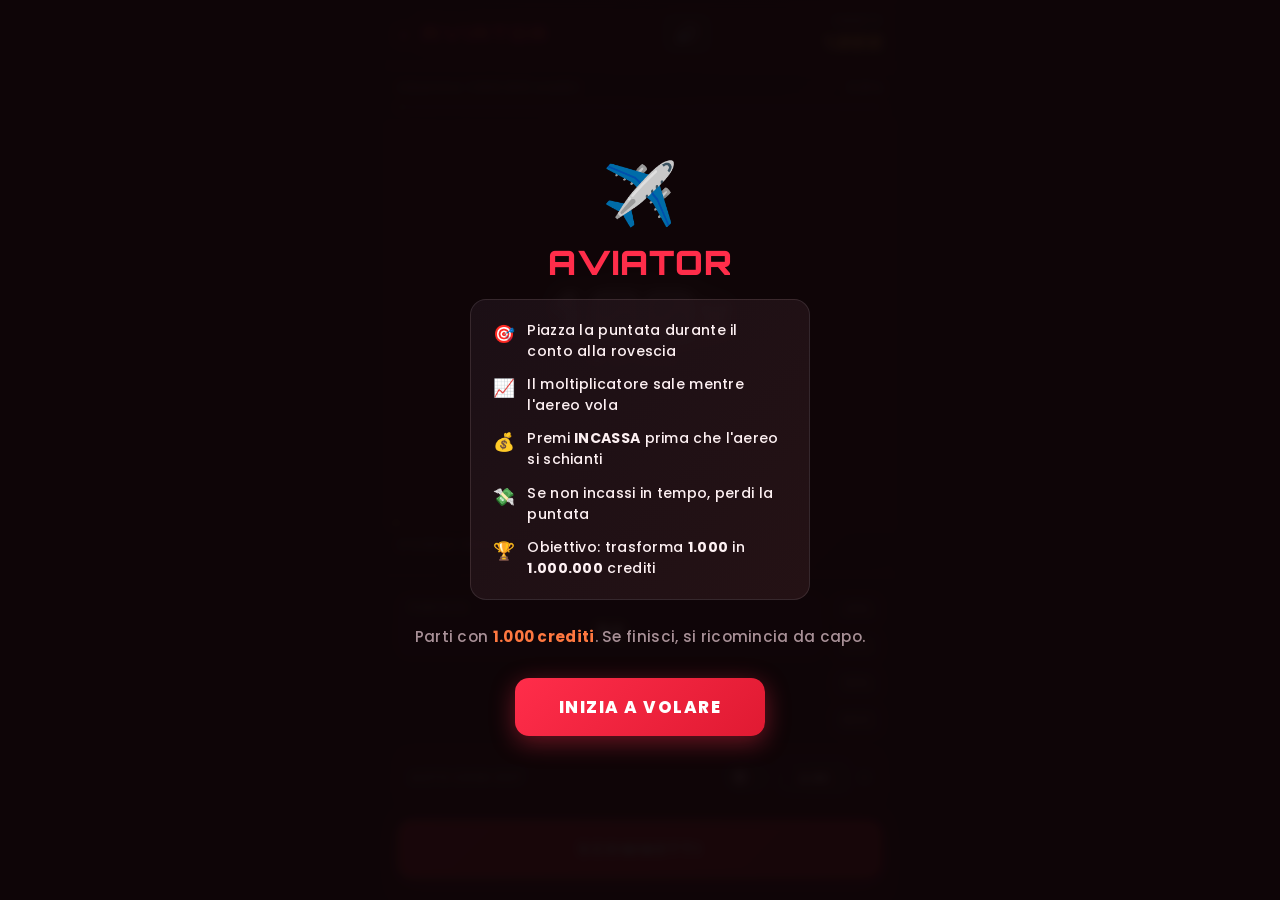
<file: aviator/index.html>
<!DOCTYPE html>
<html lang="it">
<head>
<meta charset="UTF-8">
<meta name="viewport" content="width=device-width, initial-scale=1.0, maximum-scale=1.0">
<title>✈️ Aviator</title>
<link rel="stylesheet" href="style.css">
</head>
<body>

<header>
  <div class="logo">✈ AVIATOR</div>
  <button id="muteBtn" class="mute-btn" onclick="toggleMute()">🔊</button>
  <div class="balance-wrap">
    <span class="balance-lbl">Crediti</span>
    <span class="balance-val" id="balanceDisplay">1.000</span>
  </div>
</header>

<div class="progress-bar-section">
  <div class="progress-labels">
    <span>Obiettivo: 1.000.000 crediti</span>
    <span id="progressPct">0,10%</span>
  </div>
  <div class="progress-track">
    <div class="progress-fill" id="progressFill" style="width:.1%"></div>
  </div>
</div>

<div class="canvas-wrapper">
  <canvas id="gameCanvas"></canvas>
  <div class="mult-overlay" id="multOverlay">
    <div class="mult-value waiting" id="multValue">1.00×</div>
    <div class="mult-sub" id="multSub">In attesa...</div>
  </div>
  <div class="countdown-overlay" id="cdOverlay">
    <div class="cd-label">Prossimo volo tra</div>
    <div class="cd-num" id="cdNum">8</div>
  </div>
</div>

<div class="history-bar">
  <div class="history-lbl">Storico crashes</div>
  <div class="history-pills" id="historyPills"></div>
</div>

<div class="bottom-panel">
  <div class="bet-row">
    <div class="bet-input-wrap">
      <label for="betAmount">Puntata</label>
      <input type="number" id="betAmount" value="50" min="1" inputmode="numeric">
    </div>
    <div class="quick-bets">
      <button class="qb" onclick="quickBet(.1)">10%</button>
      <button class="qb" onclick="quickBet(.25)">25%</button>
      <button class="qb" onclick="quickBet(.5)">50%</button>
      <button class="qb" onclick="quickBet(1)">MAX</button>
    </div>
  </div>

  <div class="auto-row">
    <span class="auto-lbl">Auto Cash Out</span>
    <label class="toggle">
      <input type="checkbox" id="autoToggle">
      <span class="toggle-track"></span>
    </label>
    <input type="number" id="autoCashVal" value="2.00" step="0.1" min="1.1" inputmode="decimal">
    <span class="auto-x">×</span>
  </div>

  <button id="actionBtn" class="state-bet" onclick="handleAction()">SCOMMETTI</button>
</div>

<!-- Intro -->
<div class="full-overlay show" id="introOverlay">
  <div class="emoji">✈️</div>
  <h2 style="color:var(--red)">AVIATOR</h2>
  <div class="intro-rules">
    <div class="rule"><span class="rule-icon">🎯</span><span>Piazza la puntata durante il conto alla rovescia</span></div>
    <div class="rule"><span class="rule-icon">📈</span><span>Il moltiplicatore sale mentre l'aereo vola</span></div>
    <div class="rule"><span class="rule-icon">💰</span><span>Premi <strong>INCASSA</strong> prima che l'aereo si schianti</span></div>
    <div class="rule"><span class="rule-icon">💸</span><span>Se non incassi in tempo, perdi la puntata</span></div>
    <div class="rule"><span class="rule-icon">🏆</span><span>Obiettivo: trasforma <strong>1.000</strong> in <strong>1.000.000</strong> crediti</span></div>
  </div>
  <p class="intro-credits">Parti con <strong>1.000 crediti</strong>. Se finisci, si ricomincia da capo.</p>
  <button class="restart-btn red" onclick="startGame()">INIZIA A VOLARE</button>
</div>

<!-- Game Over -->
<div class="full-overlay" id="gameOverOverlay">
  <div class="emoji">💸</div>
  <h2 style="color:var(--red)">GAME OVER</h2>
  <p>Hai esaurito tutti i crediti.<br>Vuoi riprovare dall'inizio?</p>
  <button class="restart-btn red" onclick="resetGame()">RICOMINCIA</button>
</div>

<!-- Win -->
<div class="full-overlay" id="winOverlay">
  <div class="emoji">🏆</div>
  <h2 style="color:var(--gold)">LEGGENDA!</h2>
  <p>Hai raggiunto 1.000.000 di crediti!<br>Sei un vero asso dell'aviazione.</p>
  <button class="restart-btn gold" onclick="resetGame()">GIOCA ANCORA</button>
</div>

<div id="toast"></div>

<script src="sounds.js"></script>
<script src="game.js"></script>
</body>
</html>
</file>
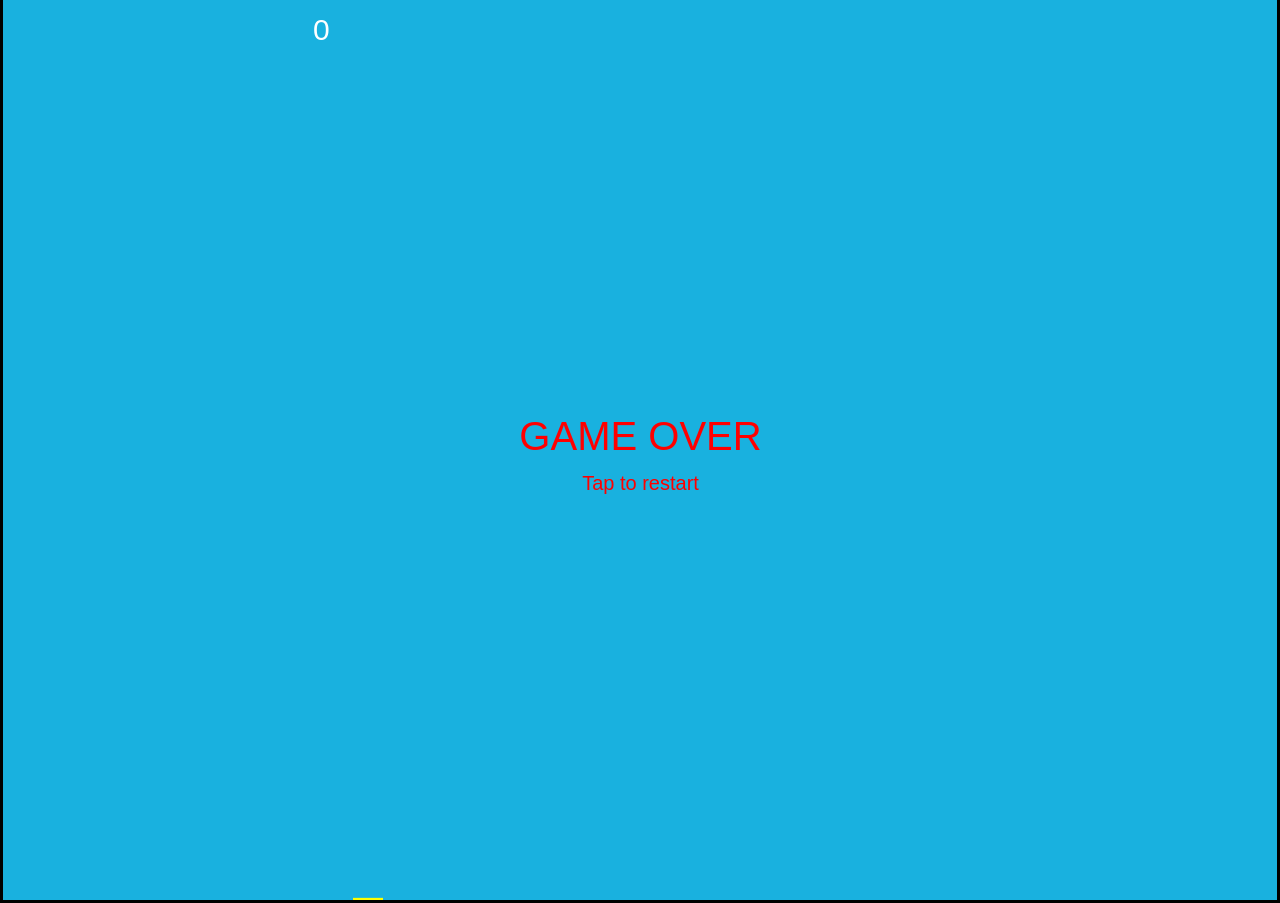
<file: flappy-bird/index.html>
<!DOCTYPE html>
<html lang="it">

<head>
    <meta charset="UTF-8">
    <meta name="viewport" content="width=device-width, initial-scale=1.0, maximum-scale=1.0, user-scalable=no">
    <title>Flappy Bird JS</title>
    <link rel="stylesheet" href="style.css">
</head>

<body> 
    <canvas id="gameCanvas"></canvas>
    <script src="game.js"></script>
</body>

</html>
</file>
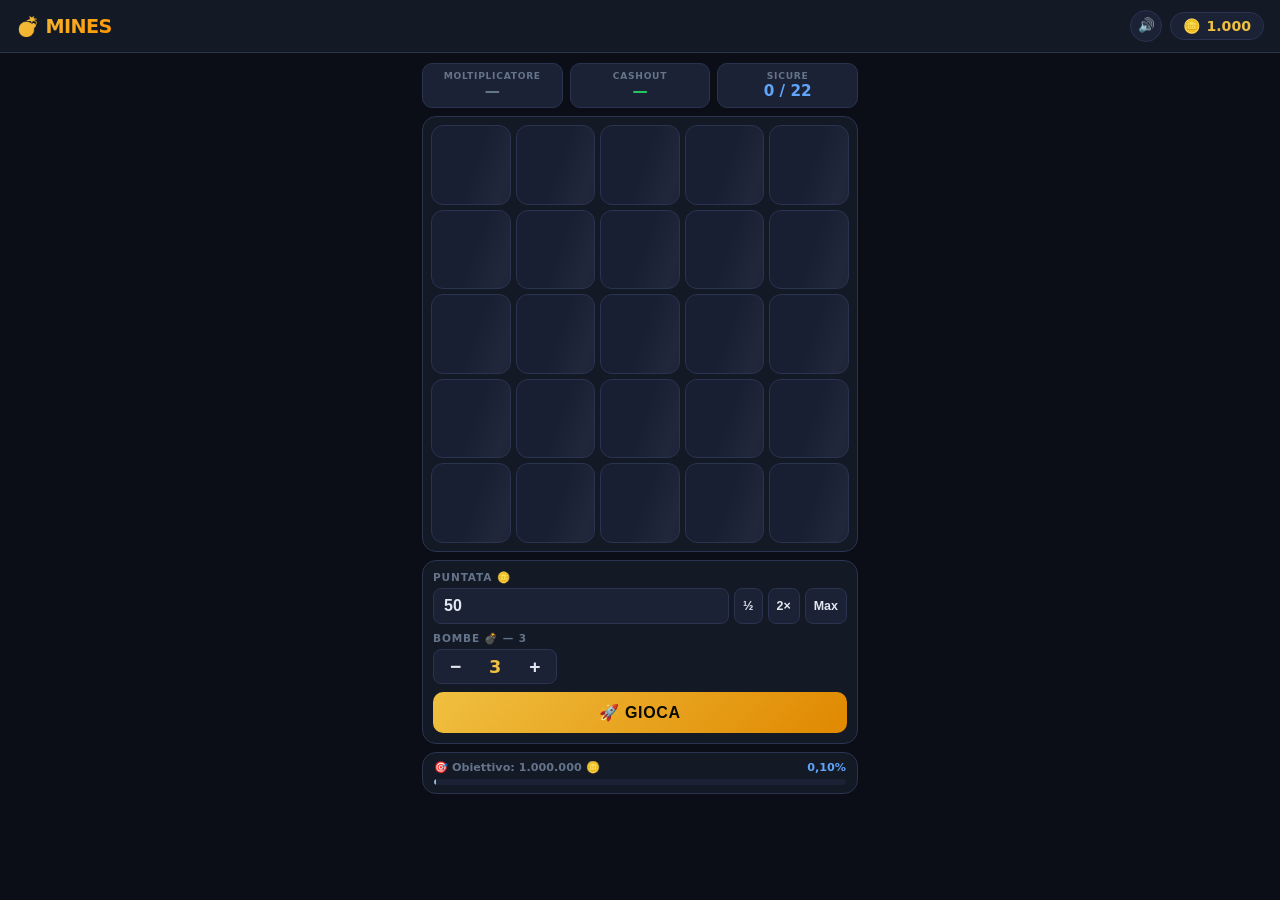
<file: minesweeper/index.html>
<!DOCTYPE html>
<html lang="it">
<head>
  <meta charset="UTF-8">
  <meta name="viewport" content="width=device-width, initial-scale=1.0, maximum-scale=1.0, user-scalable=no">
  <title>💎 Mines Casino</title>
  <link rel="stylesheet" href="style.css">
</head>
<body>

<div class="screen-flash" id="screenFlash"></div>

<header>
  <div class="logo">💣 MINES</div>
  <div class="header-right">
    <button class="mute-btn" id="muteBtn" onclick="toggleMute()">🔊</button>
    <div class="balance-pill">
      🪙 <span class="amt" id="balAmt">1.000</span>
    </div>
  </div>
</header>

<div class="main">

  <div class="stats">
    <div class="stat">
      <div class="stat-lbl">Moltiplicatore</div>
      <div class="stat-val c-gold" id="sMult">—</div>
    </div>
    <div class="stat">
      <div class="stat-lbl">Cashout</div>
      <div class="stat-val c-green" id="sWin">—</div>
    </div>
    <div class="stat">
      <div class="stat-lbl">Sicure</div>
      <div class="stat-val c-blue" id="sSafe">0 / 22</div>
    </div>
  </div>

  <div class="card grid-wrap">
    <div class="grid" id="grid"></div>
  </div>

  <div class="card controls">
    <div>
      <div class="field-lbl">Puntata 🪙</div>
      <div class="bet-row">
        <input type="number" inputmode="numeric" class="bet-input" id="betInput" value="50" min="1">
        <button class="chip" id="btnHalf"   onclick="adjustBet(0.5)">½</button>
        <button class="chip" id="btnDouble" onclick="adjustBet(2)">2×</button>
        <button class="chip" id="btnMax"    onclick="betMax()">Max</button>
      </div>
    </div>

    <div>
      <div class="field-lbl">Bombe 💣 — <span id="mineLabel">3</span></div>
      <div class="mine-counter">
        <button class="mine-btn" id="mineDecBtn" onclick="changeMines(-1)">−</button>
        <span class="mine-val" id="mineVal">3</span>
        <button class="mine-btn" id="mineIncBtn" onclick="changeMines(1)">+</button>
      </div>
    </div>

    <div class="mult-strip hidden" id="multStrip">
      <span>Prossima: <span id="nextMultVal">—</span></span>
      <span>Massimo: <span id="maxMultVal">—</span></span>
    </div>

    <button class="action-btn play" id="actionBtn" onclick="handleAction()">🚀 &nbsp;GIOCA</button>
  </div>

  <div class="card goal-card">
    <div class="goal-row">
      <span class="goal-lbl">🎯 Obiettivo: 1.000.000 🪙</span>
      <span class="goal-pct" id="goalPct">0,1%</span>
    </div>
    <div class="goal-track">
      <div class="goal-fill" id="goalFill" style="width:0.1%"></div>
    </div>
  </div>

</div>

<div class="overlay hidden" id="overlay">
  <div class="dialog">
    <div class="dlg-icon"       id="dlgIcon">💎</div>
    <div class="dlg-title win"  id="dlgTitle">HAI VINTO!</div>
    <div class="dlg-amount win" id="dlgAmt">+0 🪙</div>
    <div class="dlg-picks"      id="dlgPicks"></div>
    <div class="dlg-sub"        id="dlgSub"></div>
    <button class="action-btn play" style="font-size:.9rem;padding:12px" id="dlgBtn">Continua →</button>
  </div>
</div>

<script src="script.js"></script>
</body>
</html>
</file>
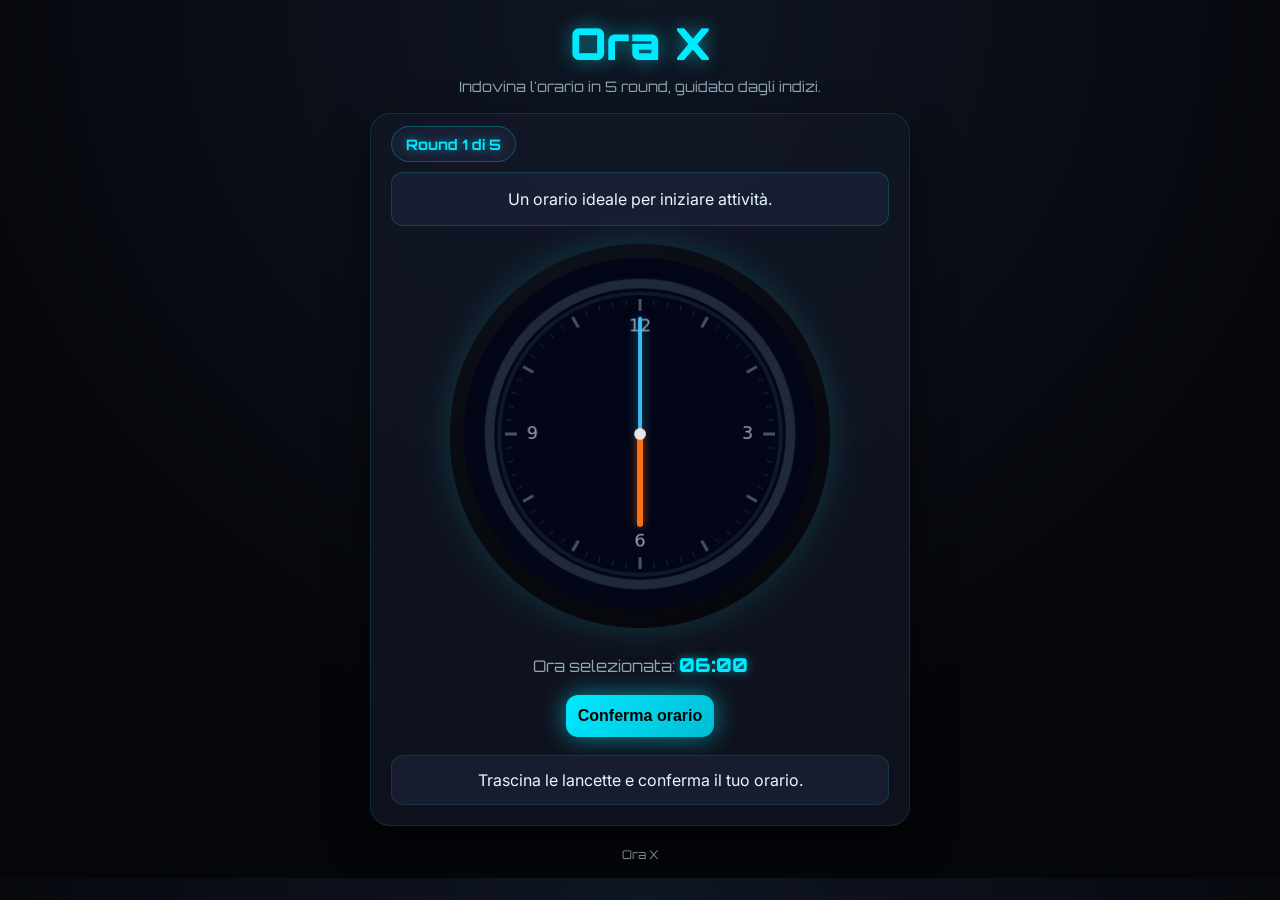
<file: time/index.html>
<!DOCTYPE html>
<html lang="it">
<head>
    <meta charset="UTF-8">
    <meta name="viewport"
          content="width=device-width, initial-scale=1.0, maximum-scale=1.0, user-scalable=no">
    <title>Ora X – 5 Round</title>
    <link rel="stylesheet" href="style.css">
</head>
<body>

<div class="app-shell">
    <header class="app-header">
        <h1>Ora X</h1>
        <p class="subtitle">Indovina l'orario in 5 round, guidato dagli indizi.</p>
    </header>

    <main class="card">

        <section class="round-panel">
            <span id="roundLabel" class="round-label">Round 1 di 5</span>
        </section>

        <section class="info-panel">
            <p id="clue" class="clue">
                Preparati: tra poco ti verrà mostrato un indizio.
            </p>
        </section>

        <section class="clock-panel">
            <div class="clock-wrapper">
                <canvas id="clockCanvas" width="360" height="360"></canvas>
            </div>
            <p class="current-time-label">
                Ora selezionata: <span id="currentTime">12:00</span>
            </p>
        </section>

        <section class="controls-panel">
            <button id="confirmButton" class="btn primary">Conferma orario</button>
        </section>

        <section class="message-panel">
            <p id="message" class="message">
                Trascina le lancette per scegliere un orario e premi “Conferma orario”.
            </p>
        </section>

        <section id="scoresPanel" hidden class="scores-panel">
            <h2>Risultati finali</h2>
            <ul id="scoresList"></ul>
            <p id="averageScore" class="average-score"></p>
            <button id="restartGame" class="btn primary restart-btn">Ricomincia partita</button>
        </section>

    </main>

    <footer class="app-footer">
        <small>Ora X</small>
    </footer>
</div>

<script src="script.js" defer></script>
</body>
</html>
</file>
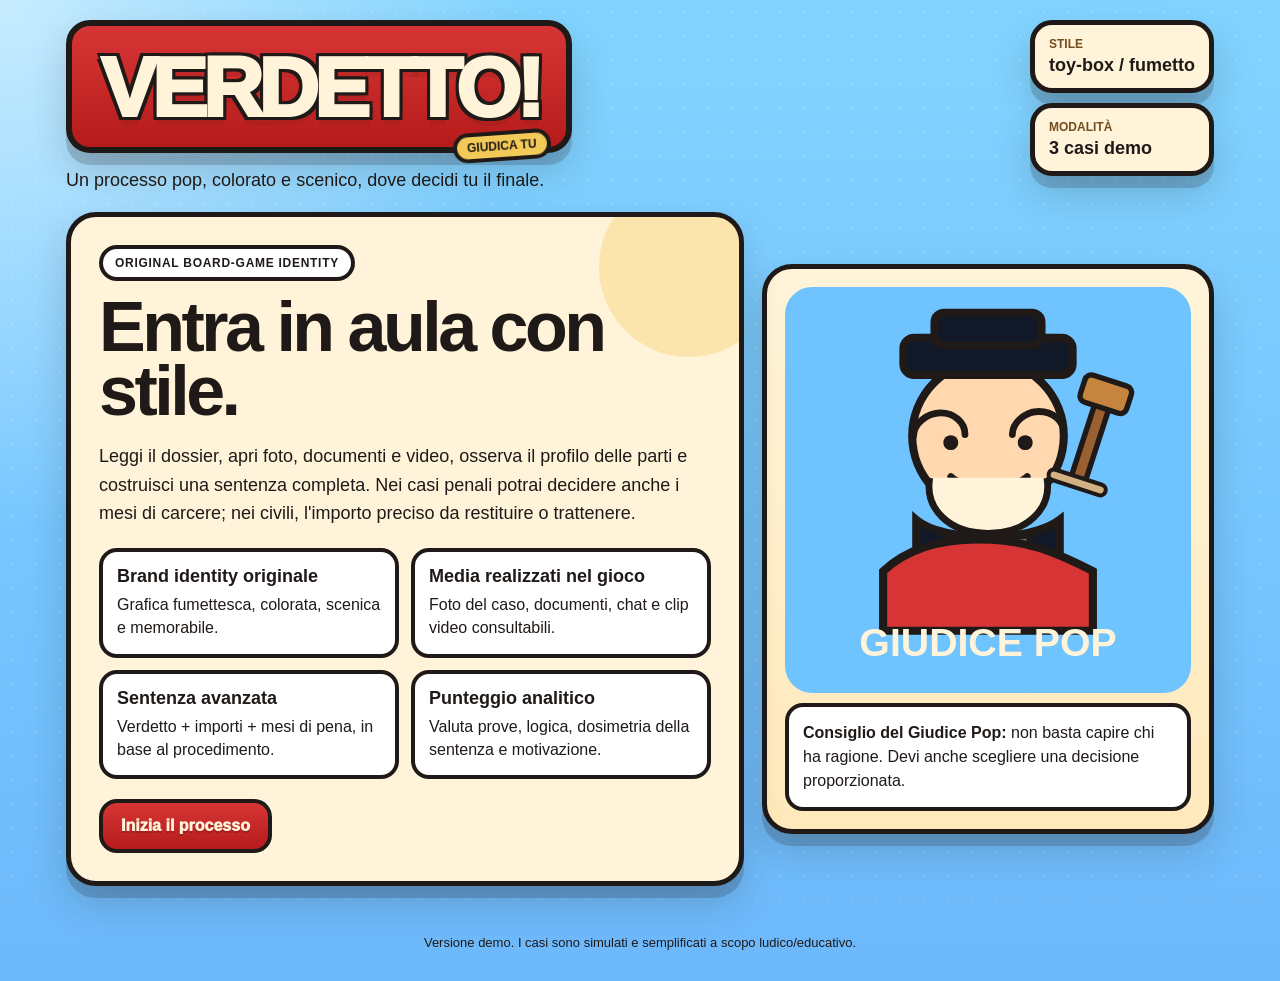
<file: verdetto/index.html>
<!DOCTYPE html>
<html lang="it">
<head>
  <meta charset="UTF-8" />
  <meta name="viewport" content="width=device-width, initial-scale=1.0" />
  <title>Verdetto! - Gioco di Processo</title>
  <link rel="stylesheet" href="style.css" />
</head>
<body>
  <div class="page-dots"></div>

  <main class="app-shell">
    <header class="topbar">
      <div class="brand-lockup">
        <div class="logo-ribbon">
          <span class="logo-word">VERDETTO!</span>
          <small>GIUDICA TU</small>
        </div>
        <p class="brand-subtitle">Un processo pop, colorato e scenico, dove decidi tu il finale.</p>
      </div>

      <div class="top-cards">
        <div class="mini-card">
          <span>Stile</span>
          <strong>toy-box / fumetto</strong>
        </div>
        <div class="mini-card">
          <span>Modalità</span>
          <strong>3 casi demo</strong>
        </div>
      </div>
    </header>

    <section id="startScreen" class="screen active">
      <div class="hero-layout">
        <div class="hero-card">
          <span class="pill">Original board-game identity</span>
          <h1>Entra in aula con stile.</h1>
          <p>
            Leggi il dossier, apri foto, documenti e video, osserva il profilo delle parti
            e costruisci una sentenza completa. Nei casi penali potrai decidere anche i mesi
            di carcere; nei civili, l'importo preciso da restituire o trattenere.
          </p>

          <div class="feature-grid">
            <article><strong>Brand identity originale</strong><span>Grafica fumettesca, colorata, scenica e memorabile.</span></article>
            <article><strong>Media realizzati nel gioco</strong><span>Foto del caso, documenti, chat e clip video consultabili.</span></article>
            <article><strong>Sentenza avanzata</strong><span>Verdetto + importi + mesi di pena, in base al procedimento.</span></article>
            <article><strong>Punteggio analitico</strong><span>Valuta prove, logica, dosimetria della sentenza e motivazione.</span></article>
          </div>

          <div class="hero-actions">
            <button id="startBtn" class="btn btn-primary">Inizia il processo</button>
          </div>
        </div>

        <div class="mascot-panel">
          <img src="judge_mascot.svg" alt="Mascotte del gioco" />
          <div class="speech-bubble">
            <strong>Consiglio del Giudice Pop:</strong>
            non basta capire chi ha ragione. Devi anche scegliere una decisione proporzionata.
          </div>
        </div>
      </div>
    </section>

    <section id="gameScreen" class="screen">
      <div class="header-strip">
        <div class="case-badge">
          <span id="caseNumber">Caso #001</span>
          <small id="caseType">Penale</small>
        </div>
        <div class="attention-box">
          <span>Attenzione residua</span>
          <strong id="attentionValue">0</strong>
          <div class="attention-bar"><span id="attentionFill"></span></div>
        </div>
        <div class="attention-box">
          <span>Media aperti</span>
          <strong id="openedCount">0</strong>
          <div class="attention-bar secondary"><span id="openedFill"></span></div>
        </div>
      </div>

      <nav class="progress-tabs">
        <button class="tab active" data-step="0">Dossier</button>
        <button class="tab" data-step="1">Accusa</button>
        <button class="tab" data-step="2">Difesa</button>
        <button class="tab" data-step="3">Prove</button>
        <button class="tab" data-step="4">Sentenza</button>
      </nav>

      <div class="play-grid">
        <aside class="side-panel">
          <div class="character-card">
            <div class="card-label">Caso in aula</div>
            <h2 id="caseTitle"></h2>
            <p id="caseSubtitle"></p>
          </div>

          <div class="judge-note">
            <strong>Regola d'oro:</strong>
            non aprire tutto a caso. Alcuni elementi sono decisivi, altri servono solo a distrarti.
          </div>
        </aside>

        <section class="main-panel">
          <article id="contentCard" class="content-card"></article>

          <div class="nav-row">
            <button id="prevBtn" class="btn btn-ghost">Indietro</button>
            <button id="nextBtn" class="btn btn-primary">Avanti</button>
          </div>
        </section>
      </div>
    </section>

    <section id="resultScreen" class="screen">
      <div class="result-layout">
        <aside class="result-card">
          <div class="score-banner">ESITO</div>
          <h2 id="resultHeading"></h2>
          <div class="score-ring" id="scoreRing">
            <span id="scoreValue">0</span>
            <small>/100</small>
          </div>
          <p id="scoreSummary"></p>

          <div class="subscores">
            <div><span>Prove</span><strong id="evidenceScore">0</strong></div>
            <div><span>Logica giuridica</span><strong id="legalScore">0</strong></div>
            <div><span>Dosimetria</span><strong id="sentenceScore">0</strong></div>
            <div><span>Motivazione</span><strong id="motivationScore">0</strong></div>
          </div>

          <div class="judge-tag">
            <span>Profilo</span>
            <strong id="judgeProfile">—</strong>
          </div>

          <div class="result-buttons">
            <button id="copyBtn" class="btn btn-primary">Copia risultato</button>
            <button id="newCaseBtn" class="btn btn-ghost">Nuovo caso</button>
            <button id="restartBtn" class="btn btn-ghost">Rigioca caso</button>
          </div>
        </aside>

        <section class="analysis-card">
          <h3>Motivazione della Corte</h3>
          <p id="officialReasoning"></p>

          <h3>La tua decisione</h3>
          <div id="playerSummary"></div>

          <h3>Analisi completa</h3>
          <ul id="feedbackList"></ul>
        </section>
      </div>
    </section>
  </main>

  <div id="mediaModal" class="modal">
    <div class="modal-backdrop"></div>
    <div class="modal-card">
      <button id="closeModalBtn" class="modal-close">×</button>
      <div class="modal-media" id="modalMedia"></div>
      <div class="modal-copy">
        <h3 id="modalTitle"></h3>
        <p id="modalDescription"></p>
      </div>
    </div>
  </div>

  <div id="verdictOverlay" class="verdict-overlay" aria-hidden="true">
    <div class="overlay-backdrop"></div>
    <div class="overlay-panel">
      <div class="stamp-ray"></div>
      <div class="hammer-wrap"><div class="hammer"></div></div>
      <div class="stamp" id="overlayStamp">✓</div>
      <h2 id="overlayTitle">Sentenza emessa</h2>
      <p id="overlayText">La Corte ha parlato.</p>
      <div class="overlay-chip" id="overlayChip">—</div>
    </div>
  </div>

  <footer>
    <p>Versione demo. I casi sono simulati e semplificati a scopo ludico/educativo.</p>
  </footer>

  <script src="script.js"></script>
</body>
</html>
</file>
<file: aviator/style.css>
@import url('https://fonts.googleapis.com/css2?family=Orbitron:wght@400;700;900&family=Poppins:wght@400;600;700;800;900&display=swap');

*{margin:0;padding:0;box-sizing:border-box;}
:root{
  --bg:#0f0608;
  --card:#1a1013;
  --card2:#251620;
  --red:#ff2d4a;
  --red-dim:rgba(255,45,74,0.15);
  --red-glow:rgba(255,45,74,0.4);
  --orange:#ff7840;
  --orange-dim:rgba(255,120,64,0.15);
  --orange-glow:rgba(255,120,64,0.4);
  --gold:#ffb347;
  --gold-glow:rgba(255,179,71,0.4);
  --text:#fdf0f2;
  --muted:#a89097;
  --border:rgba(255,255,255,0.1);
  --accent:#ff6b35;
}

/* ── Animations & Keyframes ──────────────────────────────────── */
@keyframes slideInDown{from{opacity:0;transform:translateY(-20px);}to{opacity:1;transform:translateY(0);}}
@keyframes slideInUp{from{opacity:0;transform:translateY(20px);}to{opacity:1;transform:translateY(0);}}
@keyframes fadeIn{from{opacity:0;}to{opacity:1;}}
@keyframes fadeOut{from{opacity:1;}to{opacity:0;}}
@keyframes pulse{0%,100%{opacity:1;}50%{opacity:0.7;}}
@keyframes pulseSlight{0%,100%{transform:scale(1);}50%{transform:scale(1.02);}}
@keyframes glow{0%{text-shadow:0 0 16px var(--red-glow), 0 0 32px rgba(255,45,74,0.2);}50%{text-shadow:0 0 24px var(--red-glow), 0 0 48px rgba(255,45,74,0.4);}100%{text-shadow:0 0 16px var(--red-glow), 0 0 32px rgba(255,45,74,0.2);}}
@keyframes shimmer{0%{background-position:0;}100%{background-position:200%;}}
@keyframes shake{0%,100%{transform:translateX(0);}25%{transform:translateX(-5px);}75%{transform:translateX(5px);}}
@keyframes countdownGlow{from{text-shadow:0 0 20px rgba(255,255,255,0.3), 0 0 40px rgba(255,179,71,0.1);}to{text-shadow:0 0 30px rgba(255,255,255,0.5), 0 0 60px rgba(255,179,71,0.3);}}
@keyframes btnPulse{from{transform:scale(1);}to{transform:scale(1.02);}}
@keyframes emojiFloat{from{transform:translateY(0);}to{transform:translateY(-12px);}}

html,body{height:100%;overflow:hidden;}
body{
  background:var(--bg);
  color:var(--text);
  font-family:'Poppins',sans-serif;
  display:flex;
  flex-direction:column;
  height:100dvh;
  max-width:520px;
  margin:0 auto;
  letter-spacing:0.3px;
}

/* ── Header ─────────────────────────────────── */
header{
  display:flex;
  justify-content:space-between;
  align-items:center;
  padding:14px 18px;
  background:linear-gradient(135deg,rgba(26,16,19,0.8),rgba(26,16,19,0.95));
  border-bottom:1.5px solid var(--border);
  flex-shrink:0;
  backdrop-filter:blur(8px);
}
.logo{
  font-size:1.25rem;
  font-weight:900;
  letter-spacing:3px;
  color:var(--red);
  text-shadow:0 0 16px var(--red-glow), 0 0 32px rgba(255,45,74,0.2);
  font-family:'Orbitron',monospace;
  animation:glow 3s ease-in-out infinite;
}
.mute-btn{
  background:rgba(255,255,255,0.08);
  border:1.5px solid var(--border);
  font-size:1.2rem;
  cursor:pointer;
  padding:6px 10px;
  border-radius:8px;
  transition:all .3s cubic-bezier(0.4,0,0.2,1);
  color:var(--text);
  display:flex;
  align-items:center;
  justify-content:center;
}
.mute-btn:hover{
  background:rgba(255,255,255,0.12);
  border-color:var(--orange);
  transform:scale(1.08) rotateY(5deg);
}
.mute-btn:active{transform:scale(0.95);}
.mute-btn.muted{opacity:0.5;transition:all .4s;}
.balance-wrap{display:flex;flex-direction:column;align-items:flex-end;gap:2px;}
.balance-lbl{font-size:0.62rem;color:var(--muted);text-transform:uppercase;letter-spacing:1.2px;font-weight:600;}
.balance-val{font-size:1.15rem;font-weight:900;color:var(--gold);font-family:'Orbitron',monospace;text-shadow:0 0 12px var(--gold-glow);transition:all .4s cubic-bezier(0.4,0,0.2,1);}

/* ── Progress ───────────────────────────────── */
.progress-bar-section{
  padding:12px 18px 14px;
  background:linear-gradient(135deg,rgba(26,16,19,0.6),rgba(26,16,19,0.8));
  border-bottom:1.5px solid var(--border);
  flex-shrink:0;
}
.progress-labels{
  display:flex;
  justify-content:space-between;
  font-size:0.68rem;
  color:var(--muted);
  margin-bottom:8px;
  font-weight:600;
  letter-spacing:0.5px;
}
.progress-track{
  background:rgba(255,255,255,0.05);
  border-radius:999px;
  height:6px;
  overflow:hidden;
  border:1px solid rgba(255,255,255,0.08);
}
.progress-fill{
  height:100%;
  background:linear-gradient(90deg,#ff6b35,var(--gold),#ffb347);
  border-radius:999px;
  transition:width .6s cubic-bezier(0.25,0.46,0.45,0.94);
  min-width:2px;
  box-shadow:0 0 12px rgba(255,179,71,0.6);
}

/* ── Canvas area ────────────────────────────── */
.canvas-wrapper{
  position:relative;
  flex:1;
  overflow:hidden;
  background:var(--bg);
  min-height:0;
}
#gameCanvas{width:100%;height:100%;display:block;}

.mult-overlay{
  position:absolute;
  inset:0;
  display:flex;
  flex-direction:column;
  align-items:center;
  justify-content:center;
  pointer-events:none;
  gap:4px;
}
.mult-value{
  font-size:clamp(2.8rem,10vw,4.2rem);
  font-weight:900;
  line-height:1;
  letter-spacing:-2px;
  text-shadow:0 0 28px currentColor, 0 0 56px rgba(255,120,64,0.3);
  transition:color .15s;
  font-family:'Orbitron',monospace;
}
.mult-value.flying{color:var(--orange);}
.mult-value.crashed{color:var(--red);}
.mult-value.waiting{color:var(--muted);}
.mult-sub{
  font-size:0.8rem;
  letter-spacing:2.5px;
  text-transform:uppercase;
  color:var(--muted);
  font-weight:600;
}
.countdown-overlay{
  position:absolute;
  inset:0;
  display:none;
  flex-direction:column;
  align-items:center;
  justify-content:center;
  gap:4px;
}
.countdown-overlay.show{display:flex;}
.cd-label{font-size:0.78rem;color:var(--muted);letter-spacing:2px;text-transform:uppercase;font-weight:600;}
.cd-num{
  font-size:clamp(3rem,12vw,5rem);
  font-weight:900;
  color:var(--text);
  text-shadow:0 0 24px rgba(255,255,255,0.3), 0 0 48px rgba(255,179,71,0.2);
  font-family:'Orbitron',monospace;
  animation:countdownGlow .8s ease-in-out infinite alternate;
}
@keyframes countdownGlow{
  from{text-shadow:0 0 20px rgba(255,255,255,0.3), 0 0 40px rgba(255,179,71,0.1);}
  to{text-shadow:0 0 30px rgba(255,255,255,0.5), 0 0 60px rgba(255,179,71,0.3);}
}

/* ── History ────────────────────────────────── */
.history-bar{
  padding:11px 18px 10px;
  background:linear-gradient(135deg,rgba(26,16,19,0.6),rgba(26,16,19,0.8));
  border-top:1.5px solid var(--border);
  flex-shrink:0;
}
.history-lbl{font-size:0.63rem;color:var(--muted);text-transform:uppercase;letter-spacing:1.2px;margin-bottom:7px;font-weight:700;}
.history-pills{
  display:flex;
  gap:6px;
  overflow-x:auto;
  padding-bottom:7px;
  scrollbar-width:none;
}
.history-pills::-webkit-scrollbar{display:none;}
.pill{
  flex-shrink:0;
  padding:4px 10px;
  border-radius:999px;
  font-size:0.8rem;
  font-weight:700;
  border:1px solid transparent;
  transition:all .3s cubic-bezier(0.4,0,0.2,1);
  animation:slideInUp .4s ease-out;
}
.pill.low{background:var(--red-dim);color:var(--red);border-color:rgba(255,45,74,0.3);}
.pill.low:hover{transform:translateY(-2px);box-shadow:0 4px 12px rgba(255,45,74,0.2);}
.pill.mid{background:var(--orange-dim);color:var(--orange);border-color:rgba(255,120,64,0.3);}
.pill.mid:hover{transform:translateY(-2px);box-shadow:0 4px 12px rgba(255,120,64,0.2);}
.pill.high{background:rgba(255,179,71,0.12);color:var(--gold);border-color:rgba(255,179,71,0.2);animation:slideInUp .4s ease-out, pulseSlight .2s ease-out;}
.pill.high:hover{transform:translateY(-2px);box-shadow:0 4px 12px rgba(255,179,71,0.2);}

/* ── Bottom panel ───────────────────────────── */
.bottom-panel{
  background:linear-gradient(180deg,rgba(26,16,19,0.5),rgba(26,16,19,0.8));
  border-top:1.5px solid var(--border);
  padding:16px 18px 22px;
  flex-shrink:0;
  display:flex;
  flex-direction:column;
  gap:14px;
}
.bet-row{
  display:flex;
  gap:10px;
  align-items:stretch;
}
.bet-input-wrap{
  flex:1;
  position:relative;
}
.bet-input-wrap label{
  position:absolute;
  top:7px;left:12px;
  font-size:0.6rem;
  color:var(--muted);
  text-transform:uppercase;
  letter-spacing:1px;
  pointer-events:none;
  font-weight:700;
}
#betAmount{
  width:100%;
  background:linear-gradient(135deg,rgba(37,22,32,0.8),rgba(52,26,31,0.8));
  border:1.5px solid var(--border);
  border-radius:12px;
  color:var(--text);
  font-size:1.3rem;
  font-weight:800;
  padding:22px 12px 8px;
  text-align:center;
  outline:none;
  -moz-appearance:textfield;
  appearance:textfield;
  transition:all .3s cubic-bezier(0.4,0,0.2,1);
  font-family:'Poppins',sans-serif;
}
#betAmount::-webkit-inner-spin-button,
#betAmount::-webkit-outer-spin-button{-webkit-appearance:none;appearance:none;}
#betAmount:focus{border-color:var(--orange);background:linear-gradient(135deg,rgba(37,22,32,1),rgba(52,26,31,1));box-shadow:inset 0 0 12px rgba(255,120,64,0.1), 0 0 20px rgba(255,120,64,0.2);transform:scale(1.01);}
#betAmount.shake{border-color:var(--red)!important;animation:shake .3s;}
@keyframes shake{
  0%,100%{transform:translateX(0);}
  25%{transform:translateX(-5px);}
  75%{transform:translateX(5px);}
}
.quick-bets{
  display:flex;
  flex-direction:column;
  gap:7px;
  justify-content:space-between;
}
.qb{
  background:linear-gradient(135deg,rgba(37,22,32,0.8),rgba(52,26,31,0.8));
  border:1.5px solid var(--border);
  border-radius:10px;
  color:var(--muted);
  font-size:0.75rem;
  font-weight:700;
  padding:7px 10px;
  cursor:pointer;
  transition:all .25s cubic-bezier(0.4,0,0.2,1);
  white-space:nowrap;
  text-transform:uppercase;
  letter-spacing:0.5px;
}
.qb:hover{background:linear-gradient(135deg,rgba(37,22,32,1),rgba(52,26,31,1));color:var(--text);border-color:var(--accent);transform:translateY(-2px);box-shadow:0 4px 12px rgba(255,107,53,0.2);}
.qb:active{transform:scale(0.95);}

.auto-row{
  display:flex;
  align-items:center;
  gap:10px;
  padding:12px;
  background:rgba(255,255,255,0.03);
  border:1px solid var(--border);
  border-radius:12px;
}
.auto-lbl{font-size:0.75rem;color:var(--muted);flex:1;text-transform:uppercase;letter-spacing:0.5px;font-weight:600;}
.toggle{position:relative;width:40px;height:23px;flex-shrink:0;}
.toggle input{opacity:0;width:0;height:0;}
.toggle-track{
  position:absolute;inset:0;
  background:linear-gradient(135deg,rgba(37,22,32,0.8),rgba(52,26,31,0.8));
  border-radius:999px;
  cursor:pointer;
  transition:all .4s cubic-bezier(0.4,0,0.2,1);
  border:1.5px solid var(--border);
}
.toggle-track::before{
  content:'';
  position:absolute;
  width:16px;height:16px;
  left:3px;top:2px;
  background:var(--muted);
  border-radius:50%;
  transition:all .4s cubic-bezier(0.4,0,0.2,1);
}
.toggle input:checked+.toggle-track{background:linear-gradient(135deg,var(--orange),#ff6b35);border-color:var(--orange);box-shadow:0 0 16px rgba(255,120,64,0.3);}
.toggle input:checked+.toggle-track::before{transform:translateX(17px);background:#fff;box-shadow:0 2px 8px rgba(0,0,0,0.3);}
#autoCashVal{
  width:72px;
  background:linear-gradient(135deg,rgba(37,22,32,0.8),rgba(52,26,31,0.8));
  border:1.5px solid var(--border);
  border-radius:10px;
  color:var(--text);
  font-size:0.95rem;
  font-weight:700;
  padding:6px 8px;
  text-align:center;
  outline:none;
  -moz-appearance:textfield;
  appearance:textfield;
  transition:all .3s cubic-bezier(0.4,0,0.2,1);
}
#autoCashVal::-webkit-inner-spin-button,
#autoCashVal::-webkit-outer-spin-button{-webkit-appearance:none;appearance:none;}
#autoCashVal:focus{border-color:var(--orange);background:linear-gradient(135deg,rgba(37,22,32,1),rgba(52,26,31,1));box-shadow:inset 0 0 12px rgba(255,120,64,0.1), 0 0 16px rgba(255,120,64,0.15);}
.auto-x{font-size:0.8rem;color:var(--muted);font-weight:600;}

#actionBtn{
  width:100%;
  padding:16px;
  border-radius:14px;
  border:none;
  font-size:1.05rem;
  font-weight:800;
  letter-spacing:1.8px;
  cursor:pointer;
  text-transform:uppercase;
  transition:all .3s cubic-bezier(0.4,0,0.2,1);
  font-family:'Poppins',sans-serif;
  position:relative;
  overflow:hidden;
}
#actionBtn::before{
  content:'';
  position:absolute;
  top:0;left:-100%;
  width:100%;height:100%;
  background:rgba(255,255,255,0.1);
  transition:left .5s ease;
  z-index:-1;
}
#actionBtn:hover::before{left:100%;}
#actionBtn.state-bet{
  background:linear-gradient(135deg,#ff2d4a,#e01a32);
  color:#fff;
  box-shadow:0 6px 24px var(--red-glow);
}
#actionBtn.state-bet:hover{transform:translateY(-3px);box-shadow:0 8px 32px var(--red-glow);}
#actionBtn.state-bet:active{transform:translateY(-1px);}
#actionBtn.state-cashout{
  background:linear-gradient(135deg,#ffb347,#ff7840);
  color:#1a0000;
  box-shadow:0 6px 24px var(--orange-glow);
  animation:btnPulse .6s ease-in-out infinite alternate;
  font-weight:900;
}
#actionBtn.state-cashout:hover{box-shadow:0 8px 36px var(--orange-glow);}
#actionBtn.state-wait{
  background:rgba(255,255,255,0.05);
  color:var(--muted);
  cursor:default;
  border:1.5px solid var(--border);
}
@keyframes btnPulse{from{transform:scale(1);}to{transform:scale(1.02);}}

/* ── Overlays ───────────────────────────────── */
.full-overlay{
  position:fixed;inset:0;
  background:rgba(15,6,8,.96);
  display:none;
  flex-direction:column;
  align-items:center;
  justify-content:center;
  gap:16px;
  z-index:200;
  text-align:center;
  padding:32px 24px;
  backdrop-filter:blur(4px);
  animation:fadeIn .4s cubic-bezier(0.4,0,0.2,1);
}
.full-overlay.show{display:flex;}
.full-overlay .emoji{font-size:3.8rem;line-height:1;animation:emojiFloat .8s ease-in-out infinite alternate;}
.full-overlay h2{font-size:2.1rem;font-weight:900;letter-spacing:1px;font-family:'Orbitron',monospace;animation:slideInDown .5s cubic-bezier(0.4,0,0.2,1);}
.full-overlay p{color:var(--muted);font-size:.95rem;line-height:1.7;font-weight:500;animation:slideInUp .6s cubic-bezier(0.4,0,0.2,1);}
.full-overlay .restart-btn{
  margin-top:12px;
  padding:16px 44px;
  border-radius:14px;
  border:none;
  font-size:1.05rem;
  font-weight:800;
  letter-spacing:1.5px;
  cursor:pointer;
  text-transform:uppercase;
  transition:all .3s cubic-bezier(0.4,0,0.2,1);
  font-family:'Poppins',sans-serif;
  animation:slideInUp .7s cubic-bezier(0.4,0,0.2,1);
}
.full-overlay .restart-btn.red{
  background:linear-gradient(135deg,#ff2d4a,#e01a32);
  color:#fff;
  box-shadow:0 6px 24px var(--red-glow);
}
.full-overlay .restart-btn.red:hover{transform:translateY(-3px);box-shadow:0 8px 32px var(--red-glow);}
.full-overlay .restart-btn.gold{
  background:linear-gradient(135deg,#ffb347,#ff7840);
  color:#1a0000;
  box-shadow:0 6px 24px var(--gold-glow);
}
.full-overlay .restart-btn.gold:hover{transform:translateY(-3px);box-shadow:0 8px 32px var(--gold-glow);}
@keyframes emojiFloat{from{transform:translateY(0);}to{transform:translateY(-12px);}}

/* ── Intro rules ────────────────────────────── */
.intro-rules{
  display:flex;
  flex-direction:column;
  gap:12px;
  width:100%;
  max-width:340px;
  background:linear-gradient(135deg,rgba(37,22,32,0.6),rgba(52,26,31,0.6));
  border:1.5px solid var(--border);
  border-radius:16px;
  padding:20px 22px;
  text-align:left;
}
.rule{
  display:flex;
  align-items:flex-start;
  gap:12px;
  font-size:0.88rem;
  color:var(--text);
  line-height:1.5;
  font-weight:500;
}
.rule-icon{font-size:1.1rem;flex-shrink:0;margin-top:1px;}
.intro-credits{
  font-size:0.8rem;
  color:var(--muted);
  margin-top:8px;
  font-weight:500;
}
.intro-credits strong{color:var(--orange);font-weight:700;}

/* ── Toast ──────────────────────────────────── */
#toast{
  position:fixed;
  top:90px;
  left:50%;
  transform:translateX(-50%) translateY(-10px);
  background:linear-gradient(135deg,#ffb347,#ff7840);
  color:#1a0000;
  padding:11px 26px;
  border-radius:999px;
  font-weight:900;
  font-size:.95rem;
  z-index:150;
  box-shadow:0 6px 24px var(--gold-glow);
  opacity:0;
  pointer-events:none;
  transition:all .35s cubic-bezier(0.4,0,0.2,1);
  white-space:nowrap;
  letter-spacing:0.5px;
}
#toast.show{opacity:1;transform:translateX(-50%) translateY(0);animation:slideInDown .4s cubic-bezier(0.4,0,0.2,1);}
</file>
<file: flappy-bird/style.css>
body {
    margin: 0;
    overflow: hidden;
    background: #0993bd;
    display: flex;
    justify-content: center;
    align-items: center;
    height: 100vh;
    width: 100vw;
    touch-action: none;
    -webkit-touch-callout: none;
    -webkit-user-select: none;
    user-select: none;
}

#gameCanvas {
    background: #19b1df;
    border: 3px solid #000;
    width: 100%;
    height: 100%;
    object-fit: contain;
    max-width: 100vw;
    max-height: 100vh;
}
</file>
<file: minesweeper/style.css>
/* ── Reset & Variables ─────────────────────────────────── */
*, *::before, *::after { box-sizing: border-box; margin: 0; padding: 0; }

:root {
  --bg:     #0b0e17;
  --s1:     #141926;
  --s2:     #1c2235;
  --border: #2a3350;
  --gold:   #f0c040;
  --gold2:  #c89010;
  --green:  #22c55e;
  --green2: #15803d;
  --red:    #ef4444;
  --blue:   #60a5fa;
  --text:   #e2e8f0;
  --muted:  #64748b;
  --cell:   #181f33;
  --cell-h: #202a45;
}

body {
  background: var(--bg);
  color: var(--text);
  font-family: -apple-system, BlinkMacSystemFont, 'Segoe UI', system-ui, sans-serif;
  min-height: 100dvh;
  display: flex;
  flex-direction: column;
  align-items: center;
  padding-bottom: 16px;
  overflow-x: hidden;
}

.hidden { display: none !important; }

/* ── Screen Flash ──────────────────────────────────────── */
.screen-flash {
  position: fixed;
  inset: 0;
  pointer-events: none;
  z-index: 150;
}
.screen-flash.flash-red  { animation: flashRed  0.55s ease forwards; }
.screen-flash.flash-gold { animation: flashGold 0.65s ease forwards; }

@keyframes flashRed {
  0%   { background: rgba(239,68,68,0); }
  25%  { background: rgba(239,68,68,0.28); }
  100% { background: rgba(239,68,68,0); }
}
@keyframes flashGold {
  0%   { background: rgba(240,192,64,0); }
  25%  { background: rgba(240,192,64,0.2); }
  100% { background: rgba(240,192,64,0); }
}

/* ── Particles ─────────────────────────────────────────── */
.particle {
  position: fixed;
  border-radius: 50%;
  pointer-events: none;
  z-index: 500;
  transform: translate(-50%, -50%);
  animation: particleFly linear forwards;
}
@keyframes particleFly {
  0%   { transform: translate(-50%,-50%) scale(1); opacity: 1; }
  100% { transform: translate(calc(-50% + var(--dx)), calc(-50% + var(--dy))) scale(0.1); opacity: 0; }
}

/* ── Confetti ──────────────────────────────────────────── */
.confetti-piece {
  position: fixed;
  top: -12px;
  border-radius: 2px;
  pointer-events: none;
  z-index: 500;
  animation: confettiFall linear forwards;
}
@keyframes confettiFall {
  0%   { transform: translateY(0) rotate(0deg); opacity: 1; }
  85%  { opacity: 0.8; }
  100% { transform: translateY(100vh) rotate(var(--rot)); opacity: 0; }
}

/* ── Header ────────────────────────────────────────────── */
header {
  width: 100%;
  background: var(--s1);
  border-bottom: 1px solid var(--border);
  padding: 10px 16px;
  display: flex;
  justify-content: space-between;
  align-items: center;
  position: sticky;
  top: 0;
  z-index: 60;
}

.logo {
  font-size: 1.2rem;
  font-weight: 900;
  letter-spacing: -0.03em;
  background: linear-gradient(135deg, var(--gold) 0%, #ff9500 100%);
  -webkit-background-clip: text;
  -webkit-text-fill-color: transparent;
  background-clip: text;
}

.header-right {
  display: flex;
  align-items: center;
  gap: 8px;
}

.mute-btn {
  background: var(--s2);
  border: 1px solid var(--border);
  border-radius: 50%;
  width: 32px;
  height: 32px;
  font-size: 0.85rem;
  cursor: pointer;
  display: flex;
  align-items: center;
  justify-content: center;
  transition: border-color 0.15s, opacity 0.15s;
  padding: 0;
  line-height: 1;
  color: var(--text);
}
.mute-btn:hover    { border-color: var(--gold); }
.mute-btn.muted    { opacity: 0.45; }

.balance-pill {
  display: flex;
  align-items: center;
  gap: 5px;
  background: var(--s2);
  border: 1px solid var(--border);
  border-radius: 100px;
  padding: 5px 12px;
  font-size: 0.88rem;
  font-weight: 700;
}

.amt {
  color: var(--gold);
  display: inline-block;
}
.amt.pop-win  { animation: balWin  0.5s ease; }
.amt.pop-lose { animation: balLose 0.45s ease; }

@keyframes balWin {
  0%,100% { transform: scale(1);    color: var(--gold); }
  40%     { transform: scale(1.4);  color: var(--green); }
}
@keyframes balLose {
  0%,100% { transform: scale(1);    color: var(--gold); }
  40%     { transform: scale(1.1);  color: var(--red); }
}

/* ── Main container ────────────────────────────────────── */
.main {
  width: 100%;
  max-width: 460px;
  padding: 10px 12px 0;
  display: flex;
  flex-direction: column;
  gap: 8px;
}

/* ── Card ──────────────────────────────────────────────── */
.card {
  background: var(--s1);
  border: 1px solid var(--border);
  border-radius: 14px;
  padding: 10px;
}

/* ── Stats bar ─────────────────────────────────────────── */
.stats {
  display: grid;
  grid-template-columns: 1fr 1fr 1fr;
  gap: 7px;
}

.stat {
  background: var(--s2);
  border: 1px solid var(--border);
  border-radius: 10px;
  padding: 7px 5px;
  text-align: center;
}

.stat-lbl {
  font-size: 0.57rem;
  font-weight: 700;
  color: var(--muted);
  text-transform: uppercase;
  letter-spacing: 0.08em;
}

.stat-val {
  font-size: 0.95rem;
  font-weight: 800;
  margin-top: 2px;
  line-height: 1;
  display: inline-block;
}

.c-gold  { color: var(--gold); }
.c-green { color: var(--green); }
.c-blue  { color: var(--blue); }
.c-muted { color: var(--muted); }

.mult-flash { animation: multPop 0.35s ease; }
@keyframes multPop {
  0%,100% { transform: scale(1); }
  40%     { transform: scale(1.55); color: #fff; }
}

/* ── Grid ──────────────────────────────────────────────── */
.grid-wrap { padding: 8px; }

.grid {
  display: grid;
  grid-template-columns: repeat(5, 1fr);
  gap: 5px;
}

/* Shake on bomb hit */
.grid.shake { animation: gridShake 0.45s ease; }
@keyframes gridShake {
  0%,100% { transform: translate(0,0) rotate(0deg); }
  15%     { transform: translate(-5px,2px) rotate(-1deg); }
  30%     { transform: translate(5px,-2px) rotate(1deg); }
  45%     { transform: translate(-4px,1px) rotate(-0.5deg); }
  60%     { transform: translate(4px,-1px) rotate(0.5deg); }
  75%     { transform: translate(-2px,1px); }
}

.cell {
  aspect-ratio: 1;
  background: var(--cell);
  border: 1px solid var(--border);
  border-radius: 10px;
  display: flex;
  align-items: center;
  justify-content: center;
  font-size: 1.45rem;
  cursor: pointer;
  position: relative;
  overflow: hidden;
  transition: background 0.12s, border-color 0.12s, transform 0.1s, box-shadow 0.2s;
  -webkit-tap-highlight-color: transparent;
  user-select: none;
  touch-action: manipulation;
}

/* Shimmer sweep on idle cells */
.cell::after {
  content: '';
  position: absolute;
  inset: 0;
  background: linear-gradient(110deg,
    transparent 30%,
    rgba(255,255,255,0.04) 50%,
    transparent 70%);
  background-size: 200% 100%;
  pointer-events: none;
}
.cell.idle-anim::after { animation: shimmer 3.5s linear infinite; }
@keyframes shimmer {
  from { background-position: 200% 0; }
  to   { background-position: -200% 0; }
}

/* Staggered entrance animation */
.cell.cell-enter {
  animation: cellEnter 0.32s cubic-bezier(0.175, 0.885, 0.32, 1.275) backwards;
}
@keyframes cellEnter {
  from { opacity: 0; transform: scale(0.5) rotate(-8deg); }
  to   { opacity: 1; transform: scale(1) rotate(0deg); }
}

.cell:hover:not(.locked) {
  background: var(--cell-h);
  border-color: rgba(240,192,64,0.5);
  transform: scale(1.06);
  box-shadow: 0 0 10px rgba(240,192,64,0.15);
}
.cell:active:not(.locked) { transform: scale(0.93); }

/* Subtle gold border on all clickable cells during play */
.grid.is-playing .cell:not(.locked):not(.safe):not(.bomb):not(.ghost-bomb) {
  border-color: rgba(240,192,64,0.2);
}

/* Revealed safe */
.cell.safe {
  background: linear-gradient(145deg, #0a2818 0%, #103620 100%);
  border-color: var(--green);
  box-shadow: 0 0 14px rgba(34,197,94,0.28);
  cursor: default;
  animation: popIn 0.28s cubic-bezier(0.175, 0.885, 0.32, 1.275);
}

/* Hit bomb */
.cell.bomb {
  background: linear-gradient(145deg, #280a0a 0%, #3a1010 100%);
  border-color: var(--red);
  box-shadow: 0 0 22px rgba(239,68,68,0.5);
  cursor: default;
  animation: kaboom 0.45s ease;
}

/* Hidden bombs revealed post-game */
.cell.ghost-bomb {
  background: linear-gradient(145deg, #1c0d0d 0%, #250f0f 100%);
  border-color: rgba(239,68,68,0.35);
  cursor: default;
  animation: ghostIn 0.35s ease;
}

.cell.locked { cursor: default; }
.cell.locked:not(.safe):not(.bomb):not(.ghost-bomb) { opacity: 0.6; }

@keyframes popIn {
  0%   { transform: scale(0.65); opacity: 0.4; }
  70%  { transform: scale(1.12); }
  100% { transform: scale(1); opacity: 1; }
}
@keyframes kaboom {
  0%   { transform: scale(0.8); }
  20%  { transform: scale(1.2) rotate(-6deg); }
  40%  { transform: scale(1.1) rotate(4deg); }
  60%  { transform: scale(1.05) rotate(-2deg); }
  100% { transform: scale(1) rotate(0deg); }
}
@keyframes ghostIn {
  from { opacity: 0; transform: scale(0.82); }
  to   { opacity: 1; transform: scale(1); }
}

/* ── Controls ──────────────────────────────────────────── */
.controls { display: flex; flex-direction: column; gap: 8px; }

.field-lbl {
  font-size: 0.66rem;
  font-weight: 700;
  color: var(--muted);
  text-transform: uppercase;
  letter-spacing: 0.08em;
  margin-bottom: 4px;
}

.bet-row { display: flex; gap: 5px; }

.bet-input {
  flex: 1;
  min-width: 0;
  background: var(--s2);
  border: 1px solid var(--border);
  border-radius: 8px;
  padding: 8px 10px;
  color: var(--text);
  font-size: 1rem;
  font-weight: 700;
  outline: none;
  -moz-appearance: textfield;
  transition: border-color 0.15s;
}
.bet-input::-webkit-outer-spin-button,
.bet-input::-webkit-inner-spin-button { -webkit-appearance: none; }
.bet-input:focus    { border-color: var(--gold); }
.bet-input:disabled { opacity: 0.45; cursor: not-allowed; }

.chip {
  background: var(--s2);
  border: 1px solid var(--border);
  border-radius: 8px;
  padding: 8px 8px;
  color: var(--text);
  font-size: 0.78rem;
  font-weight: 700;
  cursor: pointer;
  white-space: nowrap;
  transition: all 0.12s;
}
.chip:hover:not(:disabled) { border-color: var(--gold); color: var(--gold); }
.chip:disabled { opacity: 0.4; cursor: not-allowed; }

/* Mine counter */
.mine-counter {
  display: inline-flex;
  align-items: center;
  background: var(--s2);
  border: 1px solid var(--border);
  border-radius: 8px;
  overflow: hidden;
}
.mine-btn {
  background: transparent;
  border: none;
  color: var(--text);
  font-size: 1.2rem;
  font-weight: 700;
  padding: 7px 16px;
  cursor: pointer;
  line-height: 1;
  transition: background 0.12s, color 0.12s;
}
.mine-btn:hover:not(:disabled) { background: var(--border); color: var(--gold); }
.mine-btn:disabled { opacity: 0.35; cursor: not-allowed; }
.mine-val {
  font-size: 1.1rem;
  font-weight: 800;
  color: var(--gold);
  min-width: 36px;
  text-align: center;
}

/* Multiplier info strip */
.mult-strip {
  display: flex;
  justify-content: space-between;
  font-size: 0.7rem;
  color: var(--muted);
  padding: 0 2px;
}
.mult-strip span { color: var(--gold); font-weight: 700; }

/* ── Action button ─────────────────────────────────────── */
.action-btn {
  width: 100%;
  padding: 11px;
  border: none;
  border-radius: 10px;
  font-size: 1rem;
  font-weight: 800;
  cursor: pointer;
  text-transform: uppercase;
  letter-spacing: 0.04em;
  transition: all 0.18s;
}
.action-btn.play {
  background: linear-gradient(135deg, var(--gold) 0%, #e08800 100%);
  color: #0a0a00;
}
.action-btn.play:hover:not(:disabled) {
  transform: translateY(-1px);
  box-shadow: 0 5px 22px rgba(240,192,64,0.38);
}
.action-btn.cashout {
  background: linear-gradient(135deg, var(--green) 0%, var(--green2) 100%);
  color: #fff;
  animation: cashoutPulse 1.6s ease-in-out infinite;
}
.action-btn.cashout:hover {
  transform: translateY(-1px);
  box-shadow: 0 5px 22px rgba(34,197,94,0.42);
}
.action-btn.wait {
  background: var(--s2);
  color: var(--muted);
  cursor: default;
}
.action-btn:disabled { opacity: 0.45; cursor: not-allowed; transform: none !important; }

@keyframes cashoutPulse {
  0%,100% { box-shadow: 0 0 0 0 rgba(34,197,94,0); }
  50%     { box-shadow: 0 0 0 7px rgba(34,197,94,0.18); }
}

/* ── Goal bar ──────────────────────────────────────────── */
.goal-card { padding: 8px 11px; }
.goal-row {
  display: flex;
  justify-content: space-between;
  align-items: center;
  font-size: 0.7rem;
  margin-bottom: 5px;
}
.goal-lbl { font-weight: 600; color: var(--muted); }
.goal-pct { font-weight: 800; color: var(--blue); }
.goal-track {
  height: 6px;
  background: var(--s2);
  border-radius: 100px;
  overflow: hidden;
}
.goal-fill {
  height: 100%;
  border-radius: 100px;
  background: linear-gradient(90deg, var(--blue) 0%, var(--gold) 100%);
  transition: width 0.7s cubic-bezier(0.4, 0, 0.2, 1);
  min-width: 2px;
}

/* ── Overlay ───────────────────────────────────────────── */
.overlay {
  position: fixed;
  inset: 0;
  background: rgba(0,0,0,0.78);
  backdrop-filter: blur(6px);
  -webkit-backdrop-filter: blur(6px);
  display: flex;
  align-items: center;
  justify-content: center;
  z-index: 200;
  padding: 20px;
}
.overlay.hidden { display: none; }

.dialog {
  background: var(--s1);
  border: 1px solid var(--border);
  border-radius: 20px;
  padding: 32px 24px 22px;
  width: 100%;
  max-width: 340px;
  text-align: center;
  animation: dialogPop 0.32s cubic-bezier(0.175, 0.885, 0.32, 1.275);
}
@keyframes dialogPop {
  from { transform: scale(0.78) translateY(24px); opacity: 0; }
  to   { transform: scale(1) translateY(0); opacity: 1; }
}

.dlg-icon  { font-size: 3.8rem; line-height: 1; margin-bottom: 12px; }
.dlg-title { font-size: 1.55rem; font-weight: 900; margin-bottom: 6px; }
.dlg-title.win  { color: var(--green); }
.dlg-title.lose { color: var(--red); }
.dlg-title.goal { color: var(--gold); }

.dlg-amount { font-size: 2.1rem; font-weight: 900; margin-bottom: 6px; }
.dlg-amount.win  { color: var(--gold); }
.dlg-amount.lose { color: var(--red); }
.dlg-amount.goal { color: var(--gold); }

.dlg-sub {
  font-size: 0.83rem;
  color: var(--muted);
  line-height: 1.55;
  margin-bottom: 20px;
}

.dlg-picks {
  display: flex;
  justify-content: center;
  gap: 4px;
  flex-wrap: wrap;
  margin-bottom: 14px;
}
.dlg-pick {
  padding: 2px 8px;
  border-radius: 100px;
  font-size: 0.68rem;
  font-weight: 700;
  background: rgba(34,197,94,0.12);
  border: 1px solid rgba(34,197,94,0.3);
  color: var(--green);
}

/* ── Responsive ────────────────────────────────────────── */
@media (max-width: 360px) {
  .cell { font-size: 1.1rem; border-radius: 8px; }
  .grid { gap: 4px; }
  .grid-wrap { padding: 6px; }
}
@media (min-width: 480px) {
  .cell { border-radius: 12px; font-size: 1.6rem; }
}
</file>
<file: time/style.css>
/* FONT GAMING */
@import url('https://fonts.googleapis.com/css2?family=Orbitron:wght@400;600;700;900&display=swap');
@import url('https://fonts.googleapis.com/css2?family=Inter:wght@400;600;700&display=swap');

*,
*::before,
*::after {
    box-sizing: border-box;
    margin: 0;
    padding: 0;
}

/* Testi lunghi leggibili */
.clue,
.message,
.score-badge,
.final-box li,
.final-box .average {
    font-family: 'Inter', sans-serif !important;
}


:root {
    --bg: #05060a;
    --panel: rgba(20, 25, 40, 0.65);
    --glass: rgba(40, 50, 80, 0.35);
    --neon: #00eaff;
    --neon-strong: #00bcd4;
    --neon-glow: rgba(0, 234, 255, 0.55);
    --text-main: #e8f7ff;
    --text-muted: #8ea7b3;
    --radius-lg: 20px;
    --radius-md: 12px;
    --shadow-soft: 0 20px 40px rgba(0,0,0,0.55);
    --shadow-neon: 0 0 25px var(--neon-glow);
    --transition: 0.22s ease;
    --font: 'Orbitron', sans-serif;
}

body {
    font-family: var(--font);
    background: radial-gradient(circle at top, #0f1624 0%, #05060a 70%);
    color: var(--text-main);
    display: flex;
    justify-content: center;
    padding: 16px;
}

/* APP SHELL */
.app-shell {
    width: 100%;
    max-width: 540px;
    display: flex;
    flex-direction: column;
    gap: 18px;
}

.app-header h1 {
    font-size: clamp(32px, 7vw, 44px);
    font-weight: 900;
    text-align: center;
    color: var(--neon);
    text-shadow: 0 0 18px var(--neon-glow);
}

.subtitle {
    text-align: center;
    margin-top: 6px;
    font-size: 0.9rem;
    color: var(--text-muted);
}

/* CARD */
.card {
    background: var(--panel);
    backdrop-filter: blur(16px);
    border-radius: var(--radius-lg);
    padding: 20px;
    box-shadow: var(--shadow-soft);
    border: 1px solid rgba(0,255,255,0.12);
    display: flex;
    flex-direction: column;
    gap: 18px;
}

/* ROUND LABEL */
.round-label {
    background: var(--glass);
    padding: 8px 14px;
    border-radius: 999px;
    border: 1px solid rgba(0,255,255,0.25);
    color: var(--neon);
    font-weight: 700;
    font-size: 0.9rem;
    text-shadow: 0 0 8px var(--neon-glow);
}

/* CENTRA IL PULSANTE */
.controls-panel {
    display: flex !important;
    justify-content: center !important;
}

/* STATO: Conferma orario */
.btn.confirm-state {
    background: linear-gradient(135deg, #00eaff, #00bcd4);
    box-shadow: 0 0 25px rgba(0,234,255,0.55);
}

/* STATO: Round successivo */
.btn.next-state {
    background: linear-gradient(135deg, #ff0099, #ff0055);
    box-shadow: 0 0 25px rgba(255,0,153,0.55);
}

/* Effetto hover */
.btn.confirm-state:hover,
.btn.next-state:hover {
    transform: translateY(-2px);
    box-shadow: 0 0 35px currentColor;
}


/* INFO PANEL */
.info-panel {
    background: var(--glass);
    border-radius: var(--radius-md);
    padding: 14px;
    border: 1px solid rgba(0,255,255,0.15);
}

.clue {
    text-align:center;
    font-size: 1rem;
    line-height: 1.5;
}

/* CLOCK */
.clock-wrapper {
    margin: 0 auto;
    width: min(100%, 380px);
    aspect-ratio: 1;
    border-radius: 999px;
    padding: 14px;
    background: radial-gradient(circle at 30% 0, #0d111a, #05060a);
    box-shadow: 0 0 35px rgba(0,255,255,0.15);
}

.clock-panel {
    align-items: center !important;
}

#clockCanvas {
    width: 100%;
    height: 100%;
    border-radius: 999px;
    background: #05060a;
}

/* TIME LABEL */
.current-time-label {
    text-align: center;
    margin-top:25px;
    font-size: 1rem;
    color: var(--text-muted);
}

#currentTime {
    color: var(--neon);
    font-weight: 900;
    font-size: 1.2rem;
    text-shadow: 0 0 10px var(--neon-glow);
}

/* BUTTONS */
.controls-panel {
    display: grid;
    grid-template-columns: 1.2fr 1fr;
    gap: 12px;
}

.btn {
    padding: 12px;
    border-radius: var(--radius-md);
    font-size: 1rem;
    font-weight: 700;
    cursor: pointer;
    transition: var(--transition);
    border: none;
}

.btn.primary {
    background: linear-gradient(135deg, var(--neon), var(--neon-strong));
    color: #000;
    box-shadow: var(--shadow-neon);
}

.btn.primary:hover {
    transform: translateY(-2px);
    box-shadow: 0 0 35px var(--neon-glow);
}

.btn.ghost {
    background: transparent;
    border: 1px solid rgba(0,255,255,0.25);
    color: var(--text-main);
}

.btn.ghost:hover {
    background: rgba(0,255,255,0.08);
}

/* MESSAGE */
.message-panel {
    background: var(--glass);
    border-radius: var(--radius-md);
    padding: 14px;
    border: 1px solid rgba(0,255,255,0.12);
}

.message {
    text-align: center;
    font-size: 1rem;
}

/* SCORE BADGE */
.score-badge {
    margin-top: 10px;
    padding: 14px;
    background: linear-gradient(135deg, var(--neon), var(--neon-strong));
    color: #000;
    font-weight: 900;
    font-size: 1.3rem;
    border-radius: 14px;
    text-align: center;
    box-shadow: 0 0 25px var(--neon-glow);
    animation: popIn 0.25s ease-out;
}

/* FINAL OVERLAY */
.final-overlay {
    position: fixed;
    inset: 0;
    background: rgba(0,0,0,0.75);
    display: flex;
    justify-content: center;
    align-items: center;
    z-index: 9999;
}

.final-box {
    background: var(--panel);
    backdrop-filter: blur(20px);
    border-radius: 22px;
    padding: 26px;
    width: 90%;
    max-width: 420px;
    border: 1px solid rgba(0,255,255,0.25);
    box-shadow: var(--shadow-neon);
    text-align: center;
}

.final-box h2 {
    font-size: 1.5rem;
    color: var(--neon);
    font-weight: 900;
    margin-bottom: 12px;
    text-shadow: 0 0 12px var(--neon-glow);
}

.final-box li {
    padding: 6px 0;
    font-size: 1.1rem;
}

.final-box .average {
    margin-top: 14px;
    font-size: 1.4rem;
    font-weight: 900;
    color: var(--neon);
    text-shadow: 0 0 12px var(--neon-glow);
}

.final-box button {
    margin-top: 18px;
    width: 100%;
    padding: 14px;
    font-size: 1.1rem;
    border-radius: 14px;
    background: linear-gradient(135deg, var(--neon), var(--neon-strong));
    color: #000;
    font-weight: 900;
    border: none;
    cursor: pointer;
    box-shadow: var(--shadow-neon);
}

.score-badge {
    font-weight: 800 !important;
}

.final-box .average {
    font-weight: 900 !important;
}

.final-box ul {
    font-weight: 700 !important;
}

.final-box {
    text-shadow: 0 0 6px rgba(0,0,0,0.6);
}

.final-box ul {
    margin: 4px 0;
    font-size: 1.15rem;
}

.final-box .average {
    font-size: 1.4rem;
}

.app-footer {
    text-align: center;
    font-size: 0.9rem;
    color: var(--text-muted);
}
</file>
<file: verdetto/style.css>
:root{
  --bg:#79c9ff;
  --cream:#fff4da;
  --ink:#1f1a17;
  --red:#d73535;
  --red-dark:#b61b1b;
  --blue:#2d62d7;
  --blue-dark:#1d4db4;
  --green:#3fb36b;
  --yellow:#f3c957;
  --orange:#ff9b3f;
  --line:#1f1a17;
  --paper:#fffef8;
  --shadow:0 12px 0 rgba(31,26,23,0.18),0 18px 38px rgba(31,26,23,0.18);
}
*{box-sizing:border-box}
html,body{min-height:100%}
body{
  margin:0;
  color:var(--ink);
  font-family:"Trebuchet MS", "Arial", sans-serif;
  background:
    radial-gradient(circle at top left, rgba(255,255,255,.55), transparent 33%),
    linear-gradient(180deg,#82d4ff 0%, #77c7ff 52%, #6db8fb 100%);
  overflow-x:hidden;
}
.page-dots{
  position:fixed; inset:0; pointer-events:none; opacity:.18;
  background-image: radial-gradient(circle, rgba(255,255,255,.95) 1.5px, transparent 1.5px);
  background-size:24px 24px;
}
.app-shell{width:min(1180px,100%); margin:0 auto; padding:20px 16px 18px; position:relative; z-index:1}
.topbar{display:flex; justify-content:space-between; gap:16px; align-items:flex-start; margin-bottom:18px}
.brand-lockup{max-width:700px}
.logo-ribbon{
  display:inline-block;
  position:relative;
  background:linear-gradient(180deg,var(--red) 0%, var(--red-dark) 100%);
  border:6px solid var(--line);
  border-radius:24px;
  padding:14px 28px 10px;
  box-shadow:var(--shadow);
}
.logo-ribbon small{
  position:absolute; right:16px; bottom:-14px;
  background:var(--yellow); border:4px solid var(--line); border-radius:999px; padding:4px 10px;
  font-weight:900; font-size:12px; transform:rotate(-4deg);
}
.logo-word{
  display:block;
  font-size:clamp(34px,7vw,84px);
  font-weight:1000;
  letter-spacing:-.06em;
  color:var(--cream);
  text-shadow:
    -3px -3px 0 var(--line),
    3px -3px 0 var(--line),
    -3px 3px 0 var(--line),
    3px 3px 0 var(--line),
    0 8px 0 rgba(0,0,0,.06);
}
.brand-subtitle{
  margin:14px 0 0; font-size:18px; line-height:1.5; max-width:620px;
}
.top-cards{display:grid; gap:10px}
.mini-card{
  padding:12px 14px; border:5px solid var(--line); border-radius:22px; background:var(--cream); box-shadow:var(--shadow);
}
.mini-card span{display:block; font-size:12px; font-weight:900; color:#734d1d; text-transform:uppercase}
.mini-card strong{display:block; margin-top:4px; font-size:18px}
.screen{display:none}
.screen.active{display:block}
.hero-layout{display:grid; grid-template-columns:1.2fr .8fr; gap:18px; align-items:center}
.hero-card,.mascot-panel,.side-panel .character-card,.content-card,.judge-note,.result-card,.analysis-card,.case-badge,.attention-box,.modal-card{
  border:5px solid var(--line); border-radius:30px; background:var(--cream); box-shadow:var(--shadow);
}
.hero-card{padding:28px; position:relative; overflow:hidden}
.hero-card::before{
  content:""; position:absolute; right:-40px; top:-40px; width:180px; height:180px; border-radius:50%;
  background:rgba(243,201,87,.35);
}
.pill{
  display:inline-flex; padding:7px 12px; border:4px solid var(--line); border-radius:999px; background:#fff; font-size:12px; font-weight:900;
  text-transform:uppercase; letter-spacing:.06em
}
h1{margin:14px 0 10px; font-size:clamp(38px,6vw,70px); line-height:.92; letter-spacing:-.05em}
.hero-card p{font-size:18px; line-height:1.6; max-width:700px}
.feature-grid{margin-top:20px; display:grid; grid-template-columns:repeat(2,1fr); gap:12px}
.feature-grid article{
  padding:14px; background:#fff; border:4px solid var(--line); border-radius:18px
}
.feature-grid strong{display:block; margin-bottom:6px; font-size:18px}
.feature-grid span{line-height:1.45}
.hero-actions{margin-top:20px}
.mascot-panel{padding:18px; background:linear-gradient(180deg,#fff4da 0%, #ffe9bb 100%)}
.mascot-panel img{width:100%; display:block}
.speech-bubble{
  margin-top:10px; background:#fff; border:4px solid var(--line); border-radius:18px; padding:14px; line-height:1.5;
}
.btn{
  border:4px solid var(--line); border-radius:18px; cursor:pointer; font:inherit; font-weight:1000; padding:14px 18px; transition:transform .12s ease, filter .12s ease;
}
.btn:hover{transform:translateY(-1px); filter:brightness(1.03)}
.btn:disabled{opacity:.55; cursor:not-allowed; transform:none}
.btn-primary{
  background:linear-gradient(180deg,var(--red) 0%, var(--red-dark) 100%); color:var(--cream); text-shadow:0 2px 0 rgba(0,0,0,.18)
}
.btn-ghost{background:#fff}
.header-strip{display:grid; grid-template-columns:1fr 1fr 1fr; gap:12px; margin-bottom:12px}
.case-badge,.attention-box{padding:14px 16px}
.case-badge span,.attention-box strong{display:block; font-weight:1000}
.case-badge small,.attention-box span{display:block; font-size:13px; color:#5f4d35; font-weight:900; text-transform:uppercase}
.case-badge span{font-size:22px}
.attention-box strong{font-size:28px; margin-top:4px}
.attention-bar{height:12px; margin-top:10px; border-radius:999px; background:#fff; border:3px solid var(--line); overflow:hidden}
.attention-bar span{display:block; height:100%; width:0; background:linear-gradient(90deg,var(--blue),#6dd8ff)}
.attention-bar.secondary span{background:linear-gradient(90deg,var(--yellow),var(--orange))}
.progress-tabs{display:grid; grid-template-columns:repeat(5,1fr); gap:10px; margin-bottom:12px}
.tab{
  border:4px solid var(--line); border-radius:18px; padding:12px 10px; background:#fff; color:var(--ink); font-size:14px; font-weight:1000;
}
.tab.active{background:linear-gradient(180deg,#ffd46a 0%, #f3c957 100%)}
.play-grid{display:grid; grid-template-columns:320px 1fr; gap:16px}
.side-panel{display:grid; gap:14px}
.character-card{padding:18px}
.card-label{
  display:inline-flex; padding:7px 10px; border-radius:999px; background:#fff; border:3px solid var(--line); font-size:12px; font-weight:900; text-transform:uppercase
}
.character-card h2{margin:14px 0 8px; font-size:36px; line-height:.95; letter-spacing:-.05em}
.character-card p{margin:0; font-size:16px; line-height:1.55}
.judge-note{padding:16px; background:#fff}
.judge-note strong{color:var(--red)}
.main-panel{display:grid; gap:12px}
.content-card{padding:24px; min-height:560px; background:linear-gradient(180deg,#fff4da 0%,#ffefc7 100%)}
.content-card h3{margin:0 0 14px; font-size:34px; letter-spacing:-.04em}
.content-card p{line-height:1.65; font-size:17px}
.lead{
  font-size:20px; font-weight:700
}
.document-sheet{
  background:#fff; border:4px solid var(--line); border-radius:22px; padding:18px; margin-top:14px;
  box-shadow:0 8px 0 rgba(0,0,0,.06)
}
.document-sheet h4{margin:0 0 10px; font-size:20px}
.callout{
  margin-top:14px; border:4px dashed var(--line); border-radius:20px; padding:14px; background:rgba(255,255,255,.72); line-height:1.55
}
.grid{
  display:grid; grid-template-columns:repeat(2,1fr); gap:14px
}
.media-card,.choice-card{
  border:4px solid var(--line); border-radius:22px; background:#fff; overflow:hidden;
}
.media-thumb{
  height:160px; background:#e6f4ff; display:flex; align-items:center; justify-content:center; overflow:hidden
}
.media-thumb img,.media-thumb video{width:100%; height:100%; object-fit:cover; display:block}
.media-copy{padding:14px}
.media-meta{
  display:flex; justify-content:space-between; gap:8px; margin-bottom:8px; font-size:12px; font-weight:900; text-transform:uppercase
}
.media-cost{color:#734d1d}
.media-title{font-size:20px; font-weight:1000; margin:0 0 8px}
.media-card p{margin:0 0 12px; font-size:15px; line-height:1.5}
.media-card.opened{background:#ffefbd}
.media-card.locked{opacity:.6}
.reveal-box{
  margin-top:12px; padding:12px; border-radius:16px; border:3px solid var(--line); background:#fff;
}
.reveal-box .reveal-actions{margin-top:10px; display:flex; gap:8px; flex-wrap:wrap}
.small-btn{
  border:3px solid var(--line); border-radius:14px; background:#e8f3ff; padding:10px 12px; cursor:pointer; font:inherit; font-weight:900
}
.choice-card{display:block; width:100%; text-align:left; padding:15px; margin-bottom:12px}
.choice-card.selected{background:#ffe7aa}
.choice-card small{display:block; margin-top:6px; line-height:1.45}
.form-grid{display:grid; grid-template-columns:repeat(2,1fr); gap:12px; margin-top:12px}
.form-field{
  border:4px solid var(--line); border-radius:18px; background:#fff; padding:12px
}
.form-field label{display:block; font-size:13px; font-weight:1000; text-transform:uppercase; margin-bottom:6px}
.form-field input, textarea{
  width:100%; font:inherit; border:3px solid var(--line); border-radius:14px; padding:12px; background:#fffef8; color:var(--ink)
}
textarea{min-height:120px; resize:vertical; margin-top:12px}
.nav-row{display:grid; grid-template-columns:1fr 1fr; gap:12px}
.result-layout{display:grid; grid-template-columns:340px 1fr; gap:16px}
.result-card,.analysis-card{padding:22px}
.result-card{text-align:center; background:linear-gradient(180deg,#fff4da 0%,#ffe8b6 100%)}
.score-banner{
  display:inline-flex; padding:6px 12px; border-radius:999px; border:4px solid var(--line); background:#fff; font-weight:1000; font-size:12px
}
.result-card h2{margin:14px 0 16px; font-size:34px; letter-spacing:-.05em}
.score-ring{
  width:190px; height:190px; border-radius:50%; margin:0 auto 16px; display:grid; place-items:center;
  background:radial-gradient(circle at center,#fff4da 58%,transparent 59%), conic-gradient(var(--red) 0deg,#fff 0deg);
  border:5px solid var(--line)
}
.score-ring span{font-size:58px; font-weight:1000; letter-spacing:-.06em}
.score-ring small{margin-top:-28px; font-weight:900}
.subscores{display:grid; gap:10px; margin-top:16px}
.subscores div{
  display:flex; justify-content:space-between; gap:10px; padding:10px 12px; border:4px solid var(--line); border-radius:16px; background:#fff
}
.subscores strong{font-size:24px}
.judge-tag{
  margin:16px 0; padding:14px; border-radius:18px; border:4px solid var(--line); background:#fff
}
.judge-tag span{display:block; font-size:13px; font-weight:1000; text-transform:uppercase}
.judge-tag strong{display:block; margin-top:6px; font-size:24px}
.result-buttons{display:grid; gap:10px}
.analysis-card{background:#fff}
.analysis-card h3{margin:0 0 10px; color:var(--red)}
.analysis-card p,.analysis-card li{font-size:17px; line-height:1.6}
.analysis-card ul{padding-left:22px}
.summary-pill{
  display:inline-flex; padding:8px 12px; border-radius:999px; border:3px solid var(--line); background:#ffefbd; margin:0 8px 8px 0; font-weight:900
}
.modal,.verdict-overlay{position:fixed; inset:0; display:none; z-index:30}
.modal.show,.verdict-overlay.show{display:grid; place-items:center}
.modal-backdrop,.overlay-backdrop{
  position:absolute; inset:0; background:rgba(17,15,13,.65); backdrop-filter:blur(6px)
}
.modal-card{
  position:relative; width:min(94vw,900px); max-height:88vh; overflow:auto; padding:18px; background:var(--cream)
}
.modal-close{
  position:absolute; right:14px; top:10px; width:42px; height:42px; border-radius:50%; border:4px solid var(--line);
  background:#fff; font-size:24px; font-weight:1000; cursor:pointer
}
.modal-media{
  border:4px solid var(--line); border-radius:18px; overflow:hidden; background:#e6f4ff; min-height:280px; display:flex; align-items:center; justify-content:center
}
.modal-media img,.modal-media video{display:block; width:100%; max-height:60vh; object-fit:contain; background:#e6f4ff}
.modal-copy{padding-top:12px}
.modal-copy h3{margin:0 0 8px; font-size:30px}
.modal-copy p{margin:0; line-height:1.6}
.overlay-panel{
  position:relative; width:min(92vw,520px); text-align:center; padding:34px 22px; border-radius:30px; border:5px solid var(--line); background:var(--cream); box-shadow:var(--shadow);
  animation:pop .45s cubic-bezier(.18,.88,.26,1.2) forwards; overflow:hidden
}
.stamp-ray{
  position:absolute; inset:50% auto auto 50%; transform:translate(-50%,-50%); width:280px; height:280px; border-radius:50%; opacity:.26;
  animation:pulse 1s ease forwards
}
.overlay-panel.good .stamp-ray{background:radial-gradient(circle, rgba(63,179,107,.5), transparent 65%)}
.overlay-panel.bad .stamp-ray{background:radial-gradient(circle, rgba(215,53,53,.45), transparent 65%)}
.hammer-wrap{width:96px; height:96px; margin:0 auto 10px; position:relative}
.hammer{
  position:absolute; left:50%; top:50%; width:82px; height:18px; border-radius:10px; background:linear-gradient(90deg,#9a6032,#d69a57); transform-origin:18px 50%;
  animation:hammerHit .75s ease forwards
}
.hammer::before{
  content:""; position:absolute; left:5px; top:-10px; width:28px; height:38px; border-radius:8px; background:linear-gradient(180deg,#c6853f,#8f572b)
}
.hammer::after{
  content:""; position:absolute; right:-20px; top:6px; width:26px; height:6px; border-radius:99px; background:#e3c89f
}
.stamp{
  width:106px; height:106px; border-radius:50%; margin:0 auto 12px; display:grid; place-items:center; font-size:46px; font-weight:1000; border:5px solid var(--line); position:relative; z-index:1
}
.overlay-panel.good .stamp{background:#d7f7e3; color:#148042}
.overlay-panel.bad .stamp{background:#ffd9d9; color:#ab2323}
.overlay-panel h2{margin:0 0 8px; font-size:40px; letter-spacing:-.05em}
.overlay-panel p{margin:0; font-size:18px; line-height:1.5}
.overlay-chip{
  display:inline-flex; padding:10px 14px; margin-top:16px; border:4px solid var(--line); border-radius:999px; font-weight:1000; background:#fff
}
footer{padding:18px; text-align:center; font-size:13px}
@keyframes pop{from{transform:translateY(14px) scale(.94); opacity:0}to{transform:translateY(0) scale(1); opacity:1}}
@keyframes pulse{0%{transform:translate(-50%,-50%) scale(.45); opacity:0}40%{opacity:.32}100%{transform:translate(-50%,-50%) scale(1.2); opacity:0}}
@keyframes hammerHit{0%{transform:translate(-50%,-50%) rotate(-36deg)}50%{transform:translate(-50%,-50%) rotate(22deg)}100%{transform:translate(-50%,-50%) rotate(6deg)}}
@media (max-width: 980px){
  .topbar,.hero-layout,.play-grid,.result-layout{grid-template-columns:1fr; display:grid}
  .topbar{gap:14px}
}
@media (max-width: 680px){
  .app-shell{padding:14px 10px}
  .top-cards,.feature-grid,.header-strip,.progress-tabs,.grid,.form-grid,.nav-row{grid-template-columns:1fr}
  .content-card{min-height:auto}
  .logo-ribbon small{position:static; display:inline-block; margin-top:8px}
}
</file>
